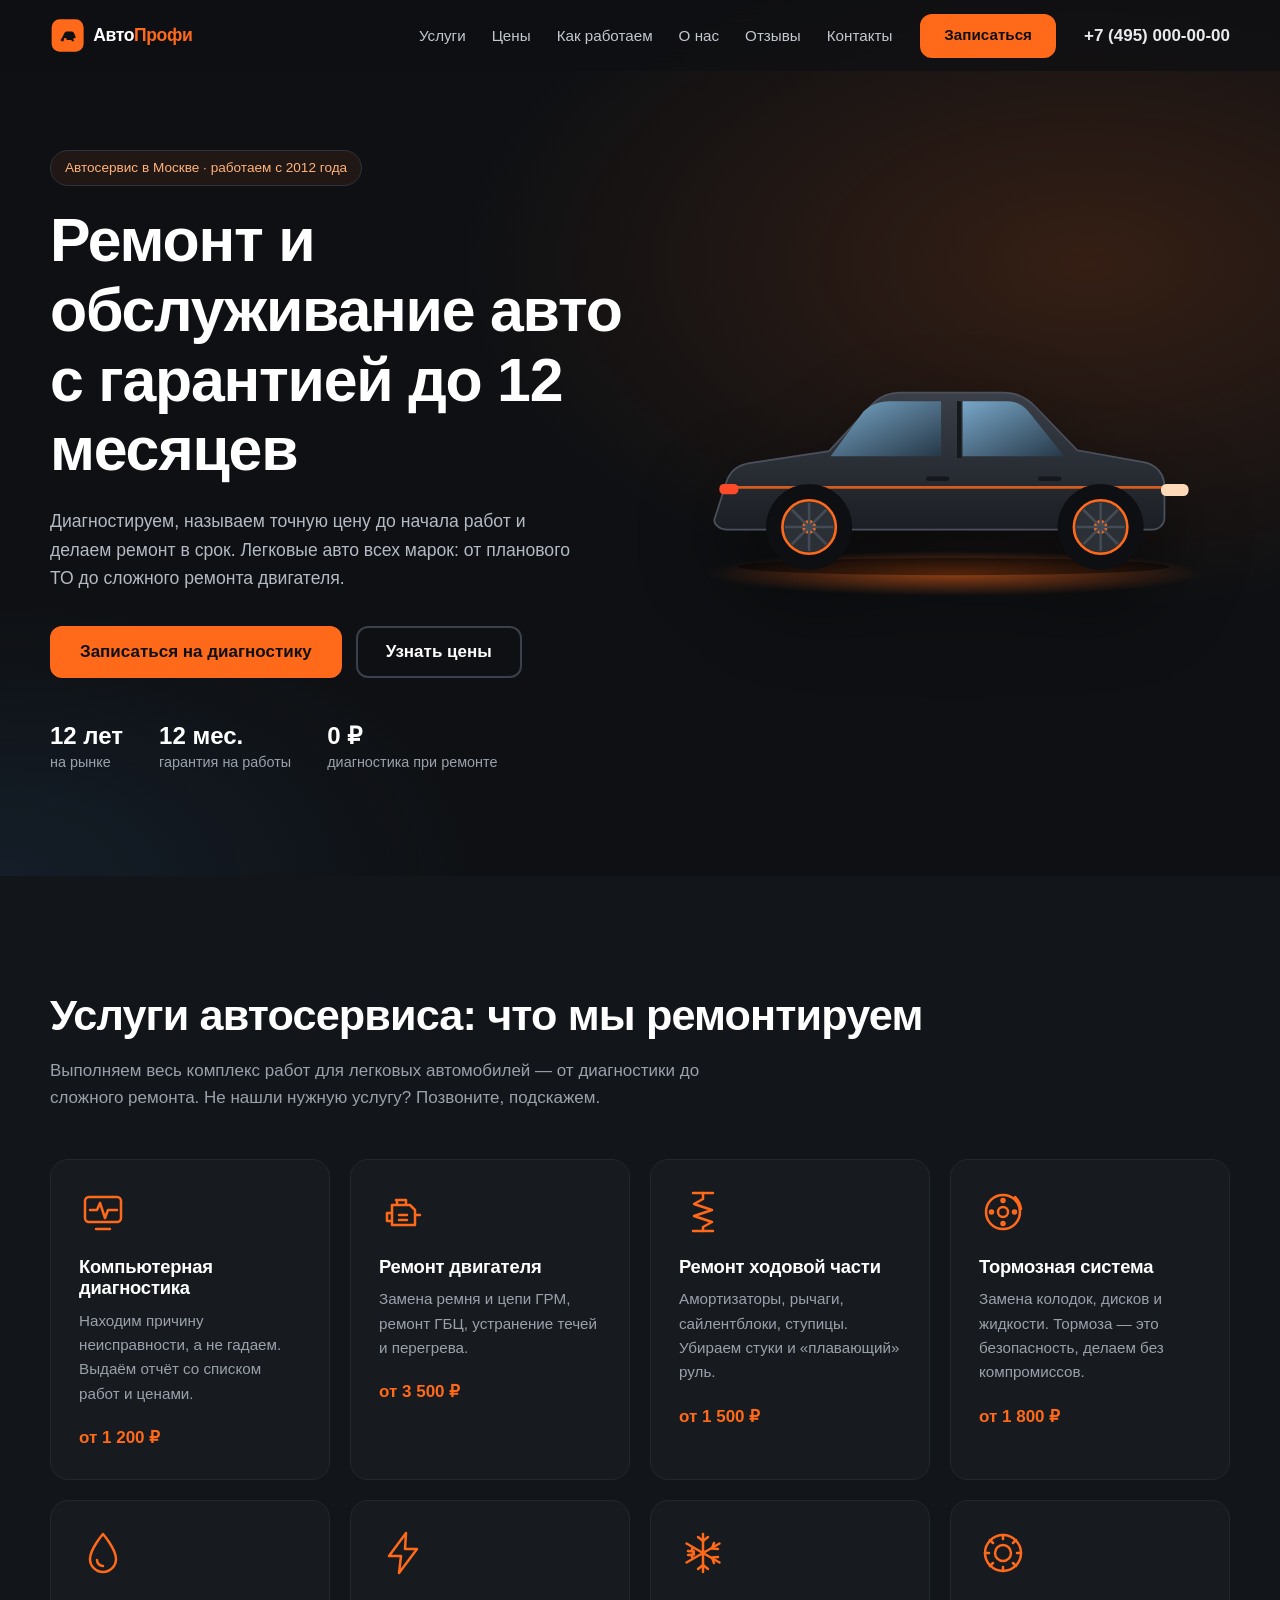
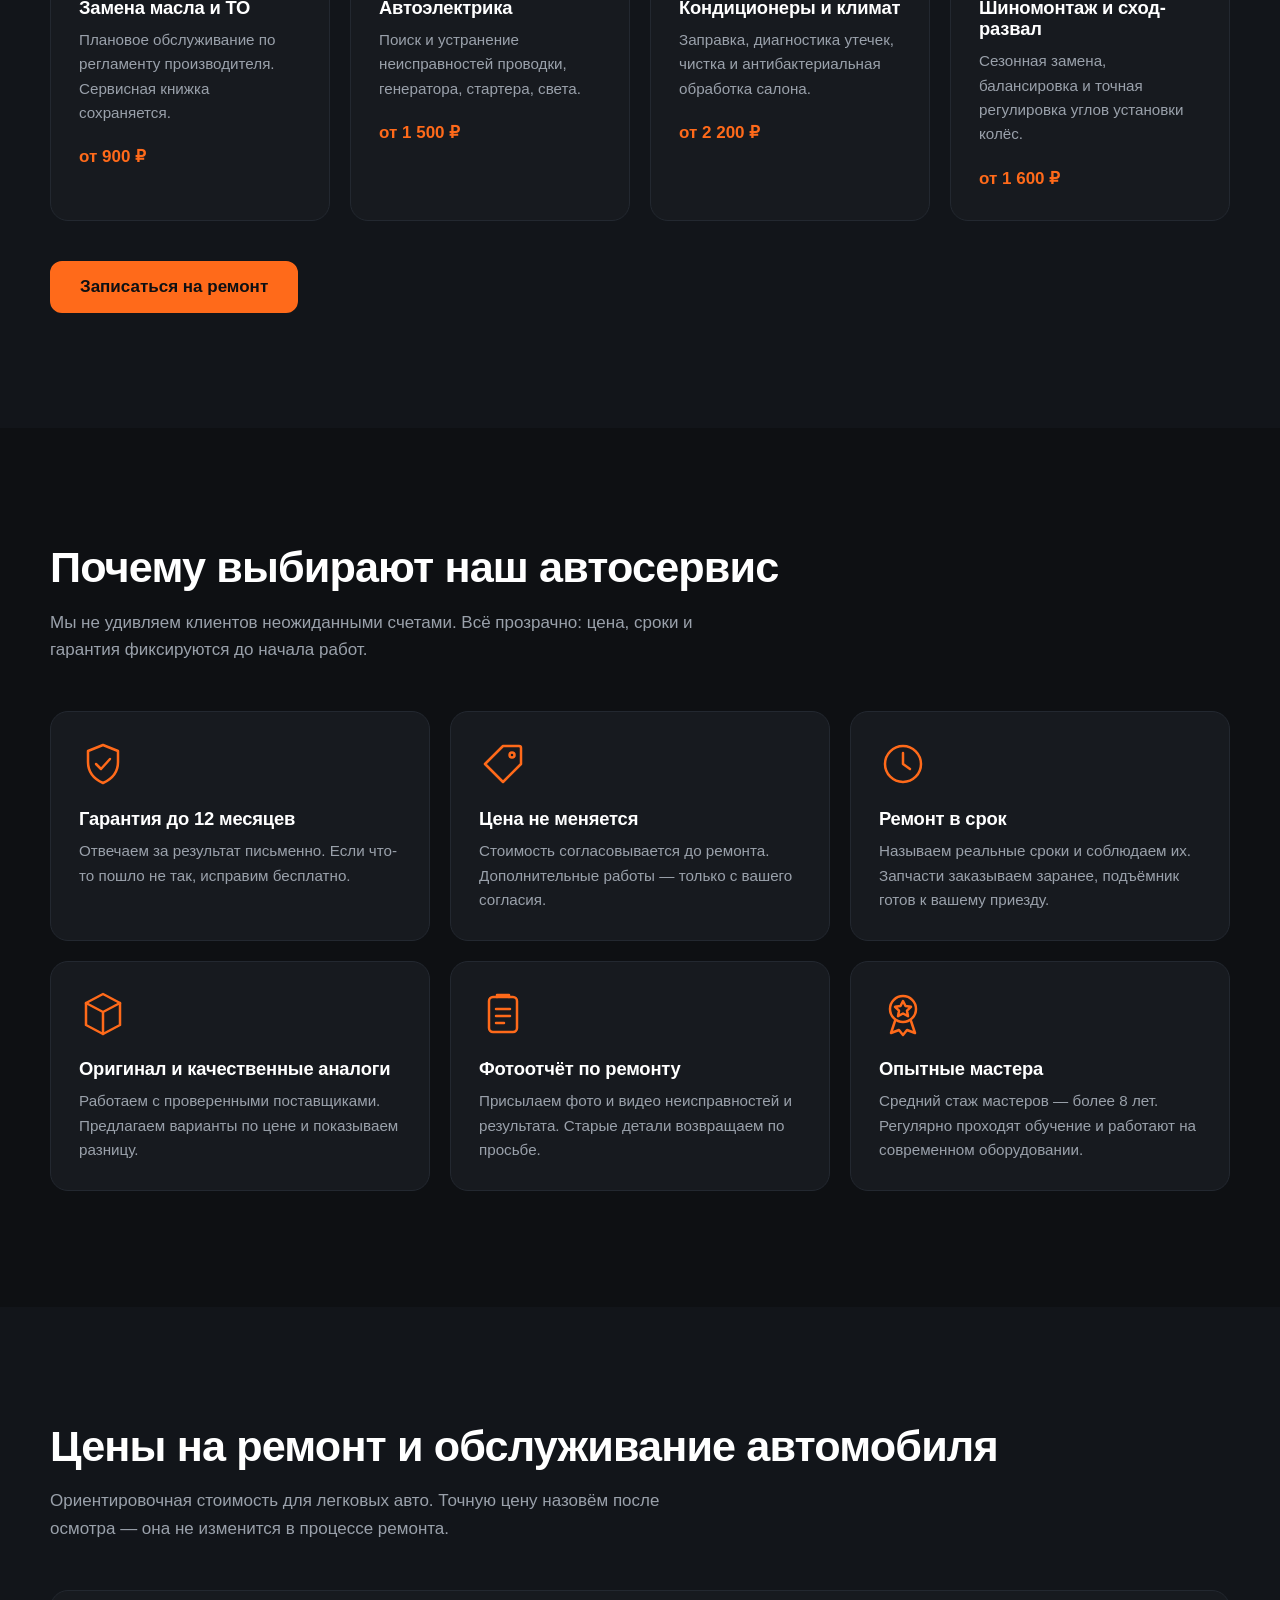
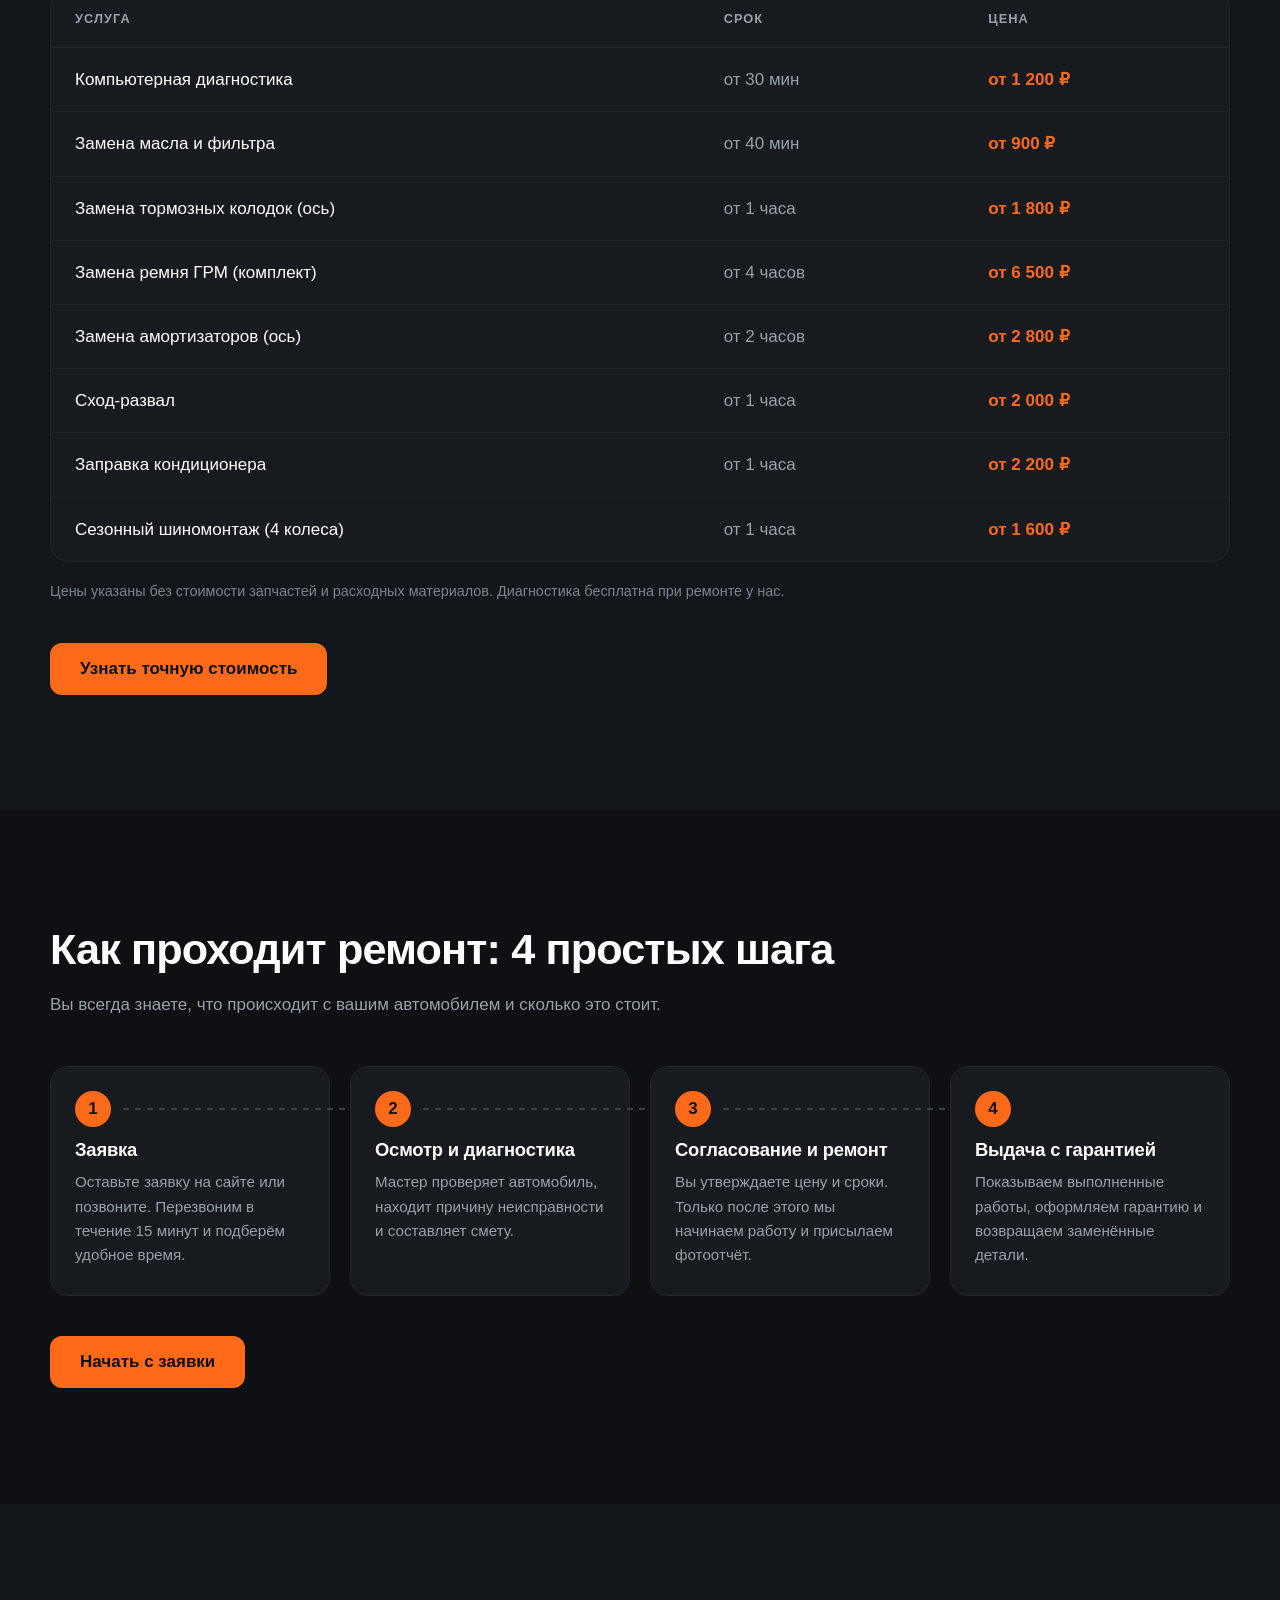
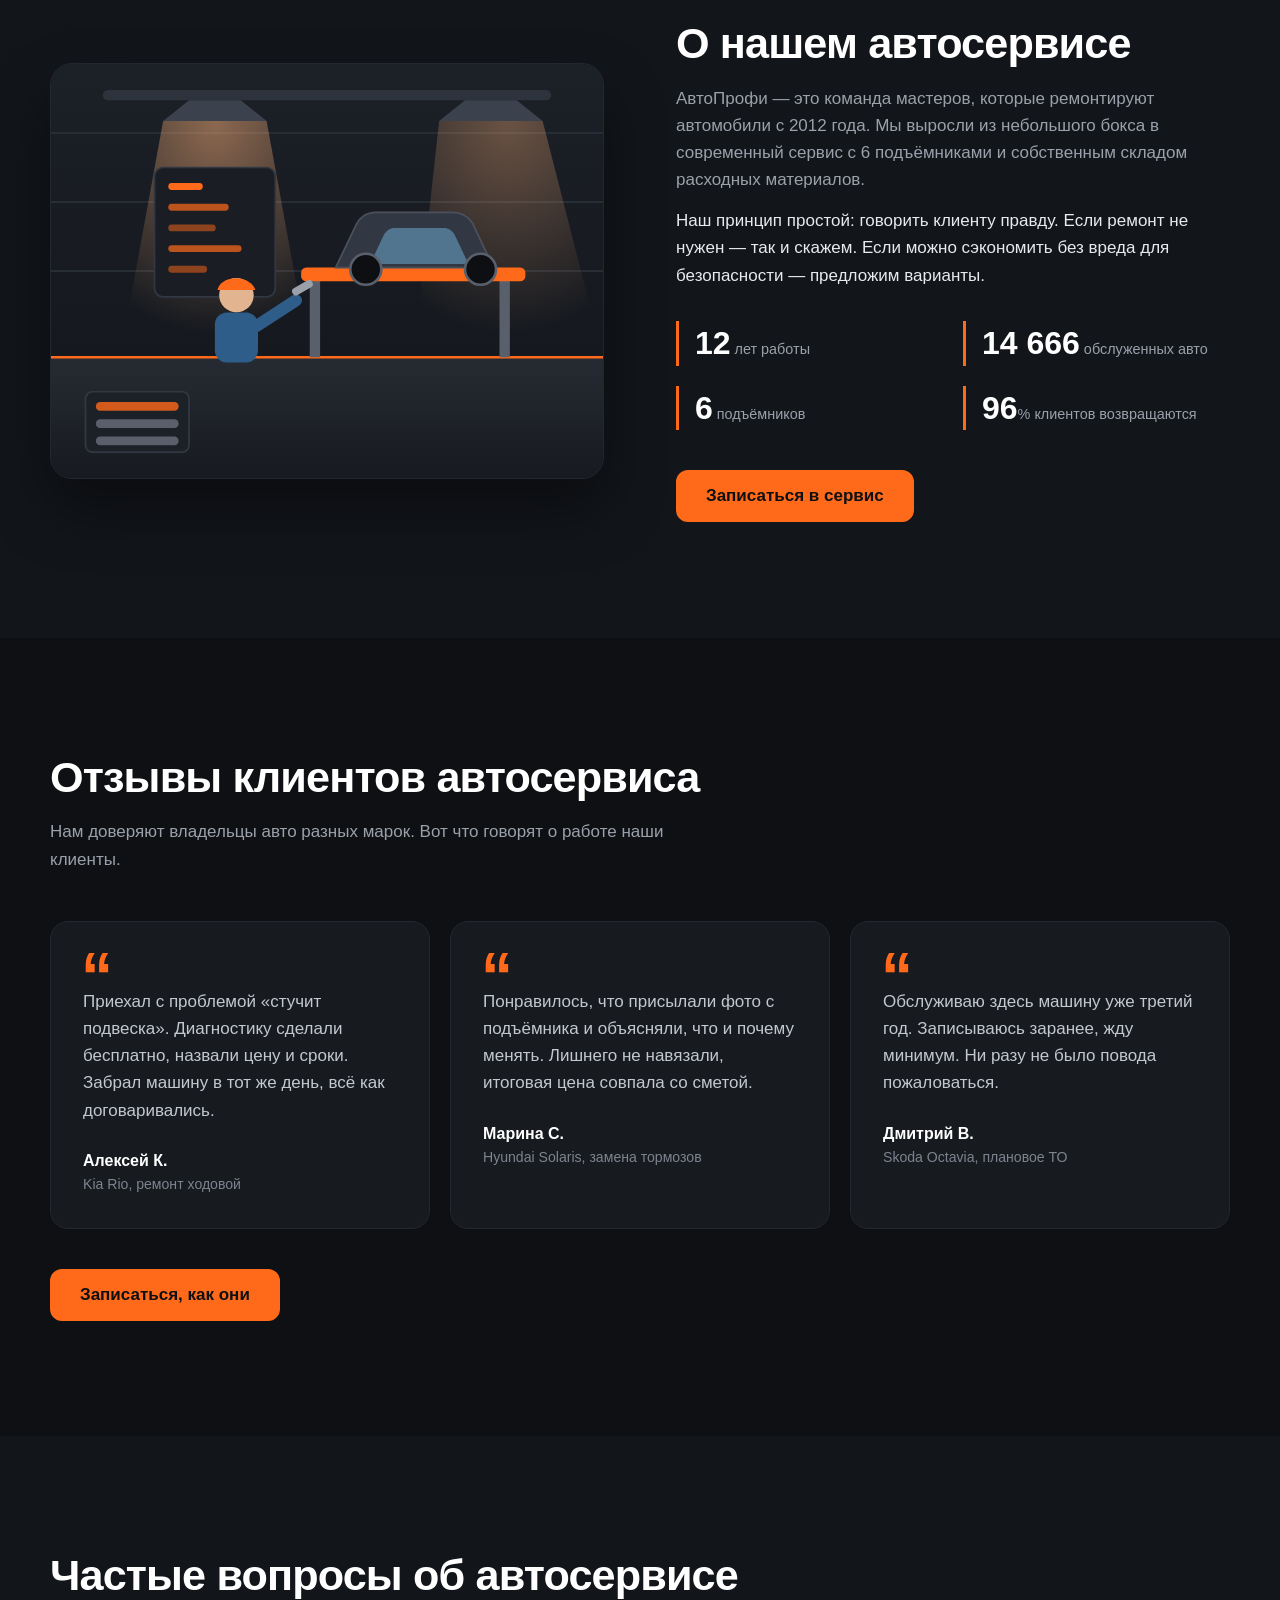
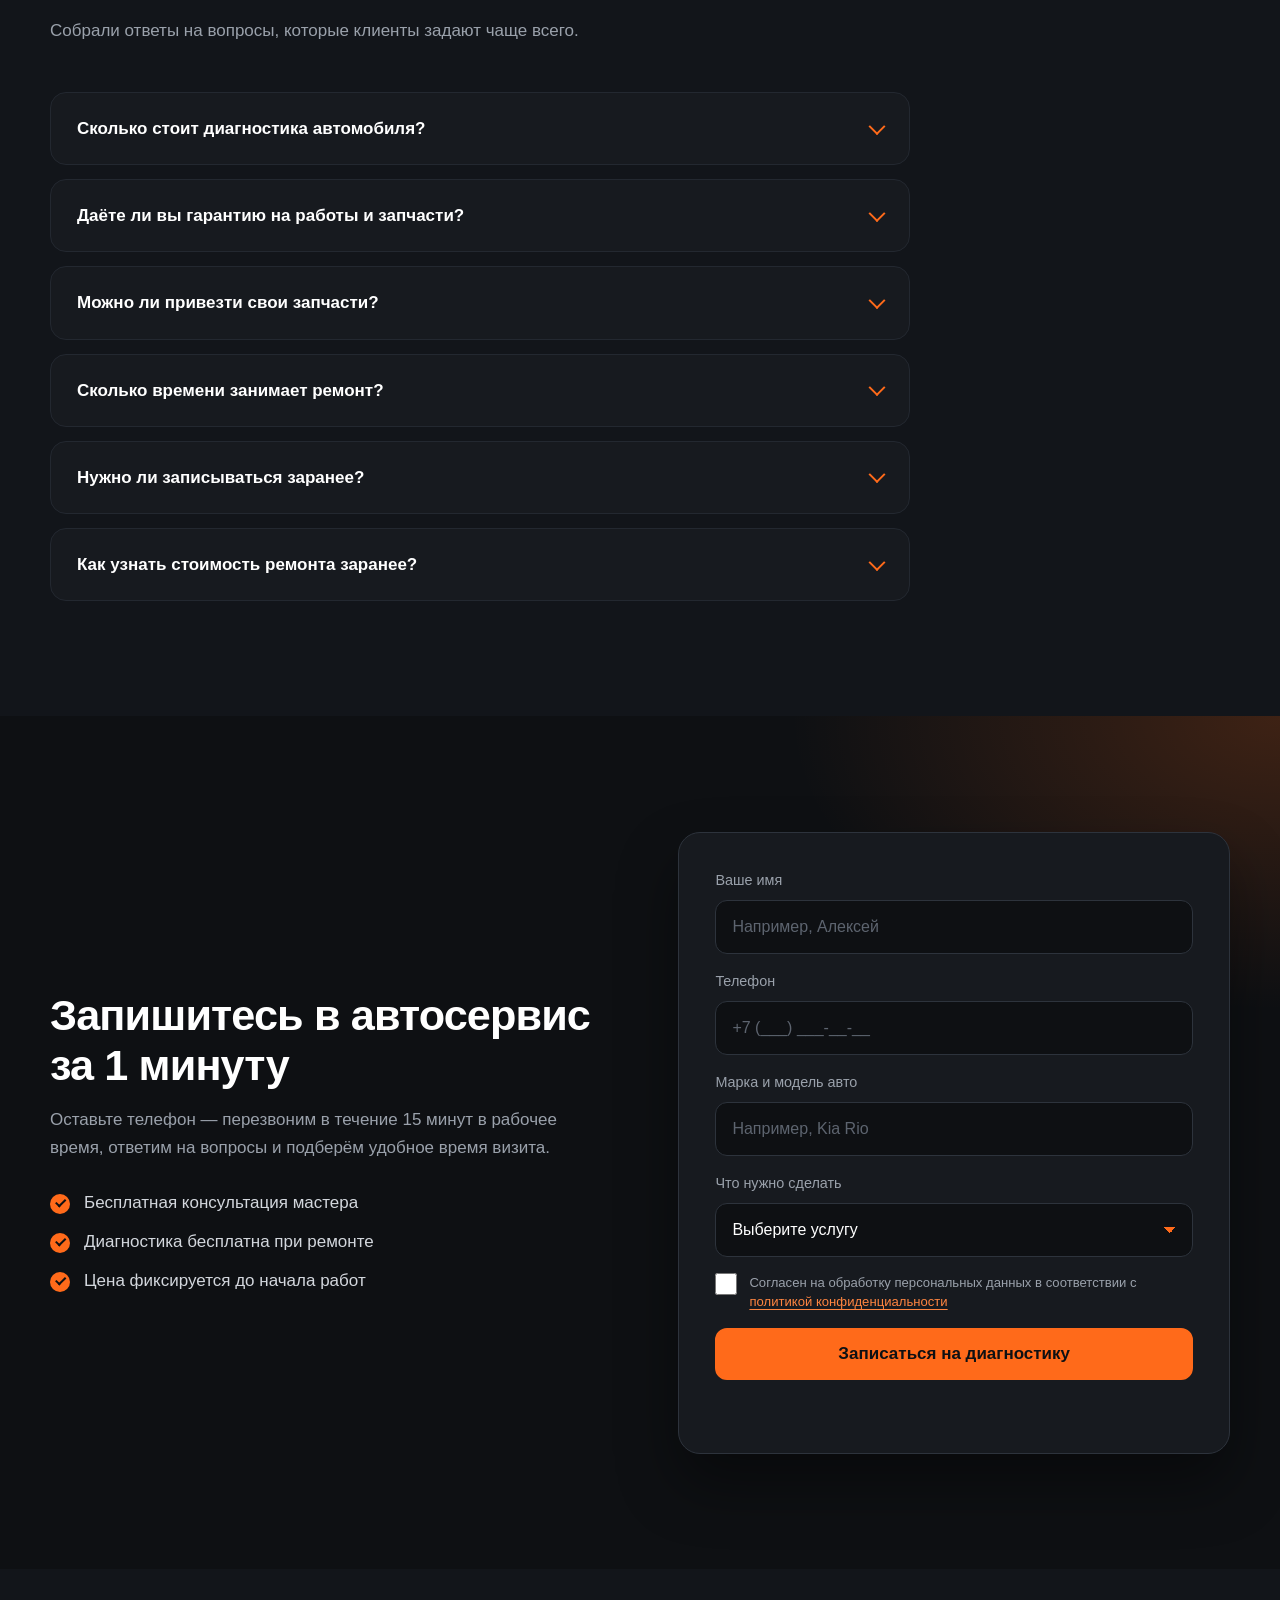
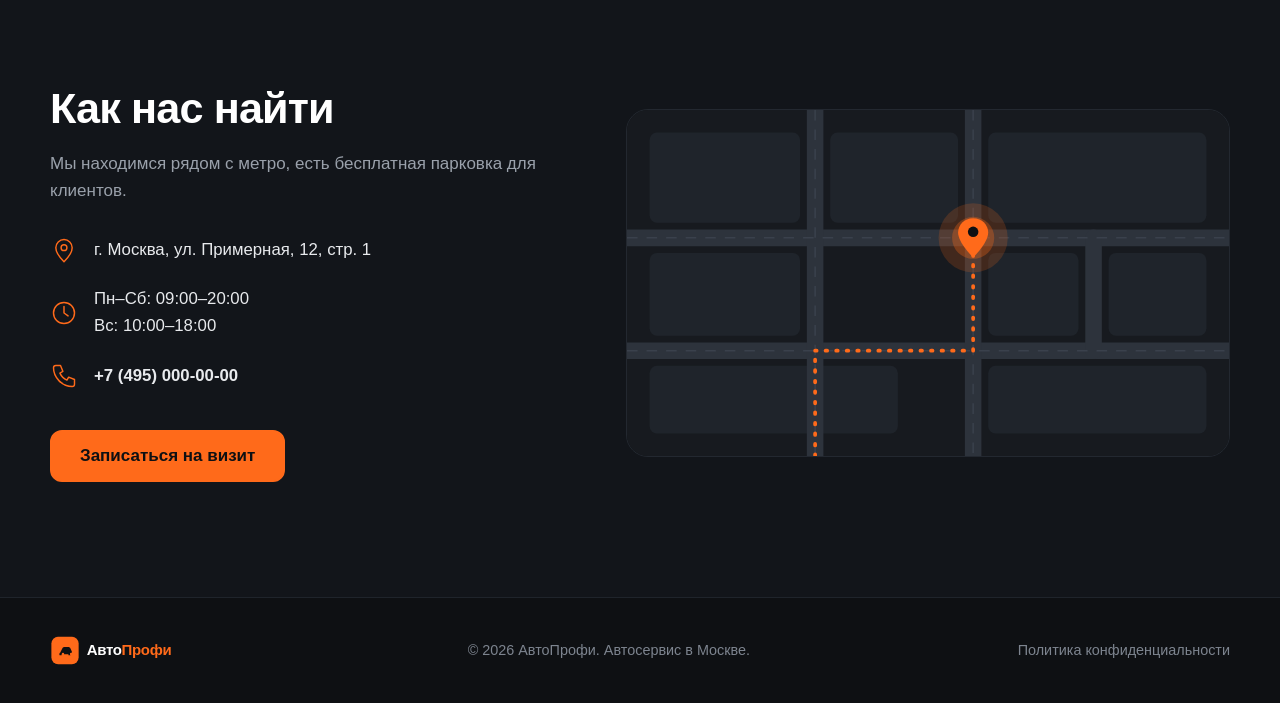
<file: index.html>
<!DOCTYPE html>
<html lang="ru">
<head>
  <meta charset="UTF-8">
  <meta name="viewport" content="width=device-width, initial-scale=1">
  <title>Автосервис в Москве — ремонт и обслуживание авто с гарантией | АвтоПрофи</title>
  <meta name="description" content="Автосервис АвтоПрофи в Москве: диагностика, ремонт двигателя и ходовой, тормоза, замена масла, шиномонтаж. Фиксированная цена до начала работ, гарантия до 12 месяцев. Запишитесь онлайн за 1 минуту.">
  <meta name="theme-color" content="#0e1013">
  <link rel="canonical" href="https://example.ru/">
  <link rel="icon" href="images/favicon.svg" type="image/svg+xml">
  <link rel="stylesheet" href="css/style.css">

  <meta property="og:type" content="website">
  <meta property="og:locale" content="ru_RU">
  <meta property="og:site_name" content="АвтоПрофи">
  <meta property="og:title" content="Автосервис в Москве — ремонт и обслуживание авто с гарантией">
  <meta property="og:description" content="Диагностика, ремонт и ТО. Цена фиксируется до начала работ, гарантия до 12 месяцев.">
  <meta property="og:url" content="https://example.ru/">

  <script type="application/ld+json">
  {
    "@context": "https://schema.org",
    "@type": "AutoRepair",
    "name": "АвтоПрофи",
    "url": "https://example.ru/",
    "telephone": "+74950000000",
    "priceRange": "₽₽",
    "image": "https://example.ru/images/about-garage.svg",
    "address": {
      "@type": "PostalAddress",
      "streetAddress": "ул. Примерная, 12, стр. 1",
      "addressLocality": "Москва",
      "addressCountry": "RU"
    },
    "openingHoursSpecification": [
      { "@type": "OpeningHoursSpecification", "dayOfWeek": ["Monday","Tuesday","Wednesday","Thursday","Friday","Saturday"], "opens": "09:00", "closes": "20:00" },
      { "@type": "OpeningHoursSpecification", "dayOfWeek": "Sunday", "opens": "10:00", "closes": "18:00" }
    ]
  }
  </script>
  <script type="application/ld+json">
  {
    "@context": "https://schema.org",
    "@type": "FAQPage",
    "mainEntity": [
      { "@type": "Question", "name": "Сколько стоит диагностика автомобиля?", "acceptedAnswer": { "@type": "Answer", "text": "Компьютерная диагностика стоит от 1 200 ₽. Если вы делаете ремонт у нас, диагностика бесплатна." } },
      { "@type": "Question", "name": "Даёте ли вы гарантию на работы и запчасти?", "acceptedAnswer": { "@type": "Answer", "text": "Да. Гарантия на работы — до 12 месяцев, на запчасти — по условиям производителя. Гарантийные обязательства прописываются в заказ-наряде." } },
      { "@type": "Question", "name": "Можно ли привезти свои запчасти?", "acceptedAnswer": { "@type": "Answer", "text": "Можно. В этом случае гарантия действует на работу, а на детали — по условиям продавца. Мы также подберём оригинальные запчасти или качественные аналоги." } },
      { "@type": "Question", "name": "Сколько времени занимает ремонт?", "acceptedAnswer": { "@type": "Answer", "text": "Замена масла — от 40 минут, замена тормозных колодок — от 1 часа, сложный ремонт — от 1 дня. Точные сроки называем до начала работ." } },
      { "@type": "Question", "name": "Нужно ли записываться заранее?", "acceptedAnswer": { "@type": "Answer", "text": "Рекомендуем записаться: так мы подготовим подъёмник и запчасти и вам не придётся ждать. Запись занимает минуту — оставьте заявку на сайте или позвоните." } },
      { "@type": "Question", "name": "Как узнать стоимость ремонта заранее?", "acceptedAnswer": { "@type": "Answer", "text": "После осмотра мастер составляет смету. Вы согласовываете цену и сроки, и только после этого мы начинаем работу. Без вашего согласия стоимость не меняется." } }
    ]
  }
  </script>
</head>
<body>

<header>
  <div class="container">
    <a class="logo" href="#hero" aria-label="АвтоПрофи — на главную">
      <img src="images/logo.svg" alt="АвтоПрофи" width="176" height="38">
    </a>
    <nav id="menu" aria-label="Основное меню">
      <ul>
        <li><a href="#services">Услуги</a></li>
        <li><a href="#prices">Цены</a></li>
        <li><a href="#process">Как работаем</a></li>
        <li><a href="#about">О нас</a></li>
        <li><a href="#reviews">Отзывы</a></li>
        <li><a href="#contacts">Контакты</a></li>
      </ul>
      <a class="btn" href="#request">Записаться</a>
    </nav>
    <a class="phone" href="tel:+74950000000">+7 (495) 000-00-00</a>
    <button class="burger" type="button" aria-label="Открыть меню" aria-expanded="false" aria-controls="menu"><span></span></button>
  </div>
</header>

<main>

  <section class="hero" id="hero">
    <div class="container">
      <div>
        <p class="label">Автосервис в Москве · работаем с 2012 года</p>
        <h1>Ремонт и обслуживание авто с гарантией до 12 месяцев</h1>
        <p>Диагностируем, называем точную цену до начала работ и делаем ремонт в срок. Легковые авто всех марок: от планового ТО до сложного ремонта двигателя.</p>
        <div class="buttons">
          <a class="btn" href="#request">Записаться на диагностику</a>
          <a class="btn btn-outline" href="#prices">Узнать цены</a>
        </div>
        <ul>
          <li><strong>12 лет</strong> на рынке</li>
          <li><strong>12 мес.</strong> гарантия на работы</li>
          <li><strong>0 ₽</strong> диагностика при ремонте</li>
        </ul>
      </div>
      <img src="images/hero-car.svg" alt="Легковой автомобиль на обслуживании в автосервисе" width="640" height="340" fetchpriority="high">
    </div>
  </section>

  <section class="services" id="services">
    <div class="container">
      <h2>Услуги автосервиса: что мы ремонтируем</h2>
      <p>Выполняем весь комплекс работ для легковых автомобилей — от диагностики до сложного ремонта. Не нашли нужную услугу? Позвоните, подскажем.</p>
      <ul>
        <li>
          <img src="images/icons/diagnostics.svg" alt="" width="48" height="48" loading="lazy">
          <h3>Компьютерная диагностика</h3>
          <p>Находим причину неисправности, а не гадаем. Выдаём отчёт со списком работ и ценами.</p>
          <strong>от 1 200 ₽</strong>
        </li>
        <li>
          <img src="images/icons/engine.svg" alt="" width="48" height="48" loading="lazy">
          <h3>Ремонт двигателя</h3>
          <p>Замена ремня и цепи ГРМ, ремонт ГБЦ, устранение течей и перегрева.</p>
          <strong>от 3 500 ₽</strong>
        </li>
        <li>
          <img src="images/icons/chassis.svg" alt="" width="48" height="48" loading="lazy">
          <h3>Ремонт ходовой части</h3>
          <p>Амортизаторы, рычаги, сайлентблоки, ступицы. Убираем стуки и «плавающий» руль.</p>
          <strong>от 1 500 ₽</strong>
        </li>
        <li>
          <img src="images/icons/brakes.svg" alt="" width="48" height="48" loading="lazy">
          <h3>Тормозная система</h3>
          <p>Замена колодок, дисков и жидкости. Тормоза — это безопасность, делаем без компромиссов.</p>
          <strong>от 1 800 ₽</strong>
        </li>
        <li>
          <img src="images/icons/oil.svg" alt="" width="48" height="48" loading="lazy">
          <h3>Замена масла и ТО</h3>
          <p>Плановое обслуживание по регламенту производителя. Сервисная книжка сохраняется.</p>
          <strong>от 900 ₽</strong>
        </li>
        <li>
          <img src="images/icons/electrics.svg" alt="" width="48" height="48" loading="lazy">
          <h3>Автоэлектрика</h3>
          <p>Поиск и устранение неисправностей проводки, генератора, стартера, света.</p>
          <strong>от 1 500 ₽</strong>
        </li>
        <li>
          <img src="images/icons/ac.svg" alt="" width="48" height="48" loading="lazy">
          <h3>Кондиционеры и климат</h3>
          <p>Заправка, диагностика утечек, чистка и антибактериальная обработка салона.</p>
          <strong>от 2 200 ₽</strong>
        </li>
        <li>
          <img src="images/icons/tires.svg" alt="" width="48" height="48" loading="lazy">
          <h3>Шиномонтаж и сход-развал</h3>
          <p>Сезонная замена, балансировка и точная регулировка углов установки колёс.</p>
          <strong>от 1 600 ₽</strong>
        </li>
      </ul>
      <a class="btn" href="#request">Записаться на ремонт</a>
    </div>
  </section>

  <section class="advantages" id="advantages">
    <div class="container">
      <h2>Почему выбирают наш автосервис</h2>
      <p>Мы не удивляем клиентов неожиданными счетами. Всё прозрачно: цена, сроки и гарантия фиксируются до начала работ.</p>
      <ul>
        <li>
          <img src="images/icons/warranty.svg" alt="" width="48" height="48" loading="lazy">
          <h3>Гарантия до 12 месяцев</h3>
          <p>Отвечаем за результат письменно. Если что-то пошло не так, исправим бесплатно.</p>
        </li>
        <li>
          <img src="images/icons/price.svg" alt="" width="48" height="48" loading="lazy">
          <h3>Цена не меняется</h3>
          <p>Стоимость согласовывается до ремонта. Дополнительные работы — только с вашего согласия.</p>
        </li>
        <li>
          <img src="images/icons/clock.svg" alt="" width="48" height="48" loading="lazy">
          <h3>Ремонт в срок</h3>
          <p>Называем реальные сроки и соблюдаем их. Запчасти заказываем заранее, подъёмник готов к вашему приезду.</p>
        </li>
        <li>
          <img src="images/icons/parts.svg" alt="" width="48" height="48" loading="lazy">
          <h3>Оригинал и качественные аналоги</h3>
          <p>Работаем с проверенными поставщиками. Предлагаем варианты по цене и показываем разницу.</p>
        </li>
        <li>
          <img src="images/icons/report.svg" alt="" width="48" height="48" loading="lazy">
          <h3>Фотоотчёт по ремонту</h3>
          <p>Присылаем фото и видео неисправностей и результата. Старые детали возвращаем по просьбе.</p>
        </li>
        <li>
          <img src="images/icons/master.svg" alt="" width="48" height="48" loading="lazy">
          <h3>Опытные мастера</h3>
          <p>Средний стаж мастеров — более 8 лет. Регулярно проходят обучение и работают на современном оборудовании.</p>
        </li>
      </ul>
    </div>
  </section>

  <section class="prices" id="prices">
    <div class="container">
      <h2>Цены на ремонт и обслуживание автомобиля</h2>
      <p>Ориентировочная стоимость для легковых авто. Точную цену назовём после осмотра — она не изменится в процессе ремонта.</p>
      <div class="table-wrap">
        <table>
          <thead>
            <tr><th scope="col">Услуга</th><th scope="col">Срок</th><th scope="col">Цена</th></tr>
          </thead>
          <tbody>
            <tr><th scope="row">Компьютерная диагностика</th><td>от 30 мин</td><td>от 1 200 ₽</td></tr>
            <tr><th scope="row">Замена масла и фильтра</th><td>от 40 мин</td><td>от 900 ₽</td></tr>
            <tr><th scope="row">Замена тормозных колодок (ось)</th><td>от 1 часа</td><td>от 1 800 ₽</td></tr>
            <tr><th scope="row">Замена ремня ГРМ (комплект)</th><td>от 4 часов</td><td>от 6 500 ₽</td></tr>
            <tr><th scope="row">Замена амортизаторов (ось)</th><td>от 2 часов</td><td>от 2 800 ₽</td></tr>
            <tr><th scope="row">Сход-развал</th><td>от 1 часа</td><td>от 2 000 ₽</td></tr>
            <tr><th scope="row">Заправка кондиционера</th><td>от 1 часа</td><td>от 2 200 ₽</td></tr>
            <tr><th scope="row">Сезонный шиномонтаж (4 колеса)</th><td>от 1 часа</td><td>от 1 600 ₽</td></tr>
          </tbody>
        </table>
      </div>
      <p>Цены указаны без стоимости запчастей и расходных материалов. Диагностика бесплатна при ремонте у нас.</p>
      <a class="btn" href="#request">Узнать точную стоимость</a>
    </div>
  </section>

  <section class="process" id="process">
    <div class="container">
      <h2>Как проходит ремонт: 4 простых шага</h2>
      <p>Вы всегда знаете, что происходит с вашим автомобилем и сколько это стоит.</p>
      <ol>
        <li>
          <h3>Заявка</h3>
          <p>Оставьте заявку на сайте или позвоните. Перезвоним в течение 15 минут и подберём удобное время.</p>
        </li>
        <li>
          <h3>Осмотр и диагностика</h3>
          <p>Мастер проверяет автомобиль, находит причину неисправности и составляет смету.</p>
        </li>
        <li>
          <h3>Согласование и ремонт</h3>
          <p>Вы утверждаете цену и сроки. Только после этого мы начинаем работу и присылаем фотоотчёт.</p>
        </li>
        <li>
          <h3>Выдача с гарантией</h3>
          <p>Показываем выполненные работы, оформляем гарантию и возвращаем заменённые детали.</p>
        </li>
      </ol>
      <a class="btn" href="#request">Начать с заявки</a>
    </div>
  </section>

  <section class="about" id="about">
    <div class="container">
      <img src="images/about-garage.svg" alt="Бокс автосервиса АвтоПрофи с подъёмником и инструментом" width="640" height="480" loading="lazy">
      <div>
        <h2>О нашем автосервисе</h2>
        <p>АвтоПрофи — это команда мастеров, которые ремонтируют автомобили с 2012 года. Мы выросли из небольшого бокса в современный сервис с 6 подъёмниками и собственным складом расходных материалов.</p>
        <p>Наш принцип простой: говорить клиенту правду. Если ремонт не нужен — так и скажем. Если можно сэкономить без вреда для безопасности — предложим варианты.</p>
        <ul>
          <li><strong data-count="12">12</strong> лет работы</li>
          <li><strong data-count="15000">15000</strong> обслуженных авто</li>
          <li><strong data-count="6">6</strong> подъёмников</li>
          <li><strong data-count="98">98</strong>% клиентов возвращаются</li>
        </ul>
        <a class="btn" href="#request">Записаться в сервис</a>
      </div>
    </div>
  </section>

  <section class="reviews" id="reviews">
    <div class="container">
      <h2>Отзывы клиентов автосервиса</h2>
      <p>Нам доверяют владельцы авто разных марок. Вот что говорят о работе наши клиенты.</p>
      <ul>
        <li>
          <figure>
            <blockquote><p>Приехал с проблемой «стучит подвеска». Диагностику сделали бесплатно, назвали цену и сроки. Забрал машину в тот же день, всё как договаривались.</p></blockquote>
            <figcaption><strong>Алексей К.</strong>Kia Rio, ремонт ходовой</figcaption>
          </figure>
        </li>
        <li>
          <figure>
            <blockquote><p>Понравилось, что присылали фото с подъёмника и объясняли, что и почему менять. Лишнего не навязали, итоговая цена совпала со сметой.</p></blockquote>
            <figcaption><strong>Марина С.</strong>Hyundai Solaris, замена тормозов</figcaption>
          </figure>
        </li>
        <li>
          <figure>
            <blockquote><p>Обслуживаю здесь машину уже третий год. Записываюсь заранее, жду минимум. Ни разу не было повода пожаловаться.</p></blockquote>
            <figcaption><strong>Дмитрий В.</strong>Skoda Octavia, плановое ТО</figcaption>
          </figure>
        </li>
      </ul>
      <a class="btn" href="#request">Записаться, как они</a>
    </div>
  </section>

  <section class="faq" id="faq">
    <div class="container">
      <h2>Частые вопросы об автосервисе</h2>
      <p>Собрали ответы на вопросы, которые клиенты задают чаще всего.</p>
      <div>
        <details>
          <summary>Сколько стоит диагностика автомобиля?</summary>
          <p>Компьютерная диагностика стоит от 1 200 ₽. Если вы делаете ремонт у нас, диагностика бесплатна.</p>
        </details>
        <details>
          <summary>Даёте ли вы гарантию на работы и запчасти?</summary>
          <p>Да. Гарантия на работы — до 12 месяцев, на запчасти — по условиям производителя. Все обязательства прописываются в заказ-наряде.</p>
        </details>
        <details>
          <summary>Можно ли привезти свои запчасти?</summary>
          <p>Можно. В этом случае гарантия действует на работу, а на детали — по условиям продавца. Также мы можем подобрать оригинальные запчасти или качественные аналоги.</p>
        </details>
        <details>
          <summary>Сколько времени занимает ремонт?</summary>
          <p>Замена масла — от 40 минут, замена тормозных колодок — от 1 часа, сложный ремонт — от 1 дня. Точные сроки называем до начала работ.</p>
        </details>
        <details>
          <summary>Нужно ли записываться заранее?</summary>
          <p>Рекомендуем записаться: так мы подготовим подъёмник и запчасти, и вам не придётся ждать. Запись занимает минуту — оставьте заявку на сайте или позвоните.</p>
        </details>
        <details>
          <summary>Как узнать стоимость ремонта заранее?</summary>
          <p>После осмотра мастер составляет смету. Вы согласовываете цену и сроки, и только после этого мы начинаем работу. Без вашего согласия стоимость не меняется.</p>
        </details>
      </div>
    </div>
  </section>

  <section class="request" id="request">
    <div class="container">
      <div>
        <h2>Запишитесь в автосервис за 1 минуту</h2>
        <p>Оставьте телефон — перезвоним в течение 15 минут в рабочее время, ответим на вопросы и подберём удобное время визита.</p>
        <ul>
          <li>Бесплатная консультация мастера</li>
          <li>Диагностика бесплатна при ремонте</li>
          <li>Цена фиксируется до начала работ</li>
        </ul>
      </div>
      <form action="#" method="post" novalidate>
        <label>Ваше имя
          <input type="text" name="name" placeholder="Например, Алексей" autocomplete="name" required>
        </label>
        <label>Телефон
          <input type="tel" name="phone" placeholder="+7 (___) ___-__-__" autocomplete="tel" inputmode="tel" maxlength="18" required>
        </label>
        <label>Марка и модель авто
          <input type="text" name="car" placeholder="Например, Kia Rio" autocomplete="off">
        </label>
        <label>Что нужно сделать
          <select name="service">
            <option value="">Выберите услугу</option>
            <option>Компьютерная диагностика</option>
            <option>Ремонт двигателя</option>
            <option>Ремонт ходовой части</option>
            <option>Тормозная система</option>
            <option>Замена масла и ТО</option>
            <option>Автоэлектрика</option>
            <option>Кондиционер</option>
            <option>Шиномонтаж и сход-развал</option>
            <option>Другое</option>
          </select>
        </label>
        <label class="agree">
          <input type="checkbox" name="agree" required>
          <span>Согласен на обработку персональных данных в соответствии с <a href="privacy.html" target="_blank" rel="noopener">политикой конфиденциальности</a></span>
        </label>
        <button class="btn" type="submit">Записаться на диагностику</button>
        <p role="status" aria-live="polite"></p>
      </form>
    </div>
  </section>

  <section class="contacts" id="contacts">
    <div class="container">
      <div>
        <h2>Как нас найти</h2>
        <p>Мы находимся рядом с метро, есть бесплатная парковка для клиентов.</p>
        <ul>
          <li>
            <img src="images/icons/pin.svg" alt="" width="28" height="28" loading="lazy">
            <address>г. Москва, ул. Примерная, 12, стр. 1</address>
          </li>
          <li>
            <img src="images/icons/clock.svg" alt="" width="28" height="28" loading="lazy">
            <span>Пн–Сб: 09:00–20:00<br>Вс: 10:00–18:00</span>
          </li>
          <li>
            <img src="images/icons/phone.svg" alt="" width="28" height="28" loading="lazy">
            <a href="tel:+74950000000">+7 (495) 000-00-00</a>
          </li>
        </ul>
        <a class="btn" href="#request">Записаться на визит</a>
      </div>
      <img src="images/map.svg" alt="Схема проезда к автосервису АвтоПрофи" width="800" height="460" loading="lazy">
    </div>
  </section>

</main>

<footer>
  <div class="container">
    <a class="logo" href="#hero" aria-label="АвтоПрофи — наверх"><img src="images/logo.svg" alt="АвтоПрофи" width="150" height="32" loading="lazy"></a>
    <p>© 2026 АвтоПрофи. Автосервис в Москве.</p>
    <a href="privacy.html">Политика конфиденциальности</a>
  </div>
</footer>

<script src="js/main.js" defer></script>
</body>
</html>
</file>
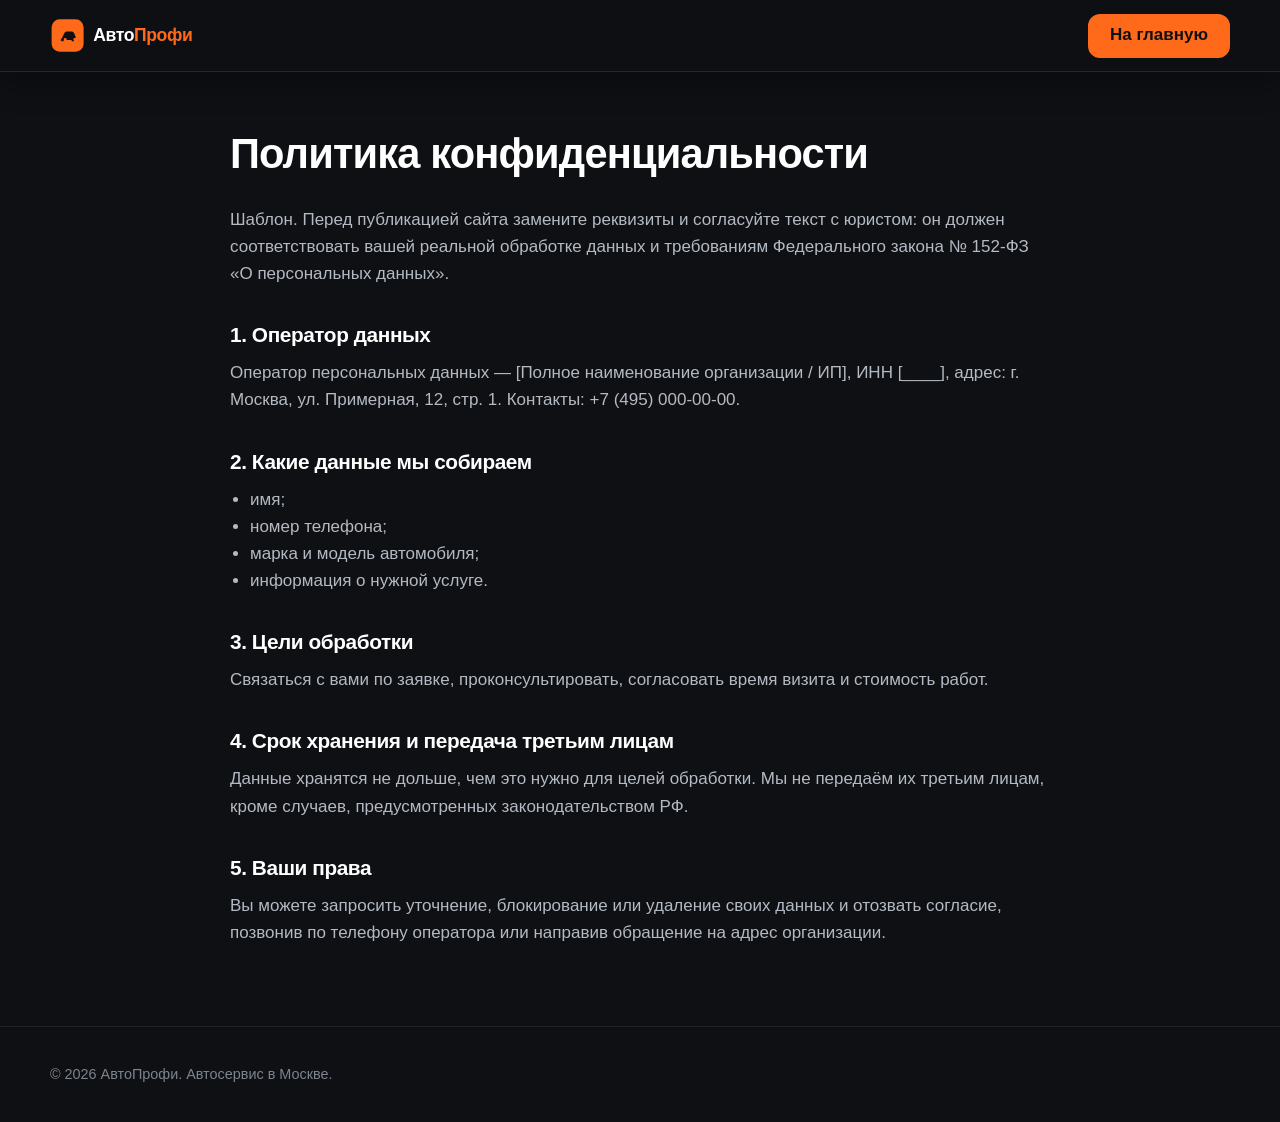
<file: privacy.html>
<!DOCTYPE html>
<html lang="ru">
<head>
  <meta charset="UTF-8">
  <meta name="viewport" content="width=device-width, initial-scale=1">
  <title>Политика конфиденциальности | АвтоПрофи</title>
  <meta name="description" content="Политика обработки персональных данных автосервиса АвтоПрофи.">
  <meta name="robots" content="noindex, follow">
  <link rel="icon" href="images/favicon.svg" type="image/svg+xml">
  <link rel="stylesheet" href="css/style.css">
</head>
<body>
<header class="scrolled">
  <div class="container">
    <a class="logo" href="index.html" aria-label="АвтоПрофи — на главную"><img src="images/logo.svg" alt="АвтоПрофи" width="176" height="38"></a>
    <a class="btn" style="margin-left:auto;min-height:44px;padding:0 20px" href="index.html">На главную</a>
  </div>
</header>

<main class="document">
  <div class="container">
    <h1>Политика конфиденциальности</h1>
    <p>Шаблон. Перед публикацией сайта замените реквизиты и согласуйте текст с юристом: он должен соответствовать вашей реальной обработке данных и требованиям Федерального закона № 152-ФЗ «О персональных данных».</p>

    <h2>1. Оператор данных</h2>
    <p>Оператор персональных данных — [Полное наименование организации / ИП], ИНН [____], адрес: г. Москва, ул. Примерная, 12, стр. 1. Контакты: +7 (495) 000-00-00.</p>

    <h2>2. Какие данные мы собираем</h2>
    <ul>
      <li>имя;</li>
      <li>номер телефона;</li>
      <li>марка и модель автомобиля;</li>
      <li>информация о нужной услуге.</li>
    </ul>

    <h2>3. Цели обработки</h2>
    <p>Связаться с вами по заявке, проконсультировать, согласовать время визита и стоимость работ.</p>

    <h2>4. Срок хранения и передача третьим лицам</h2>
    <p>Данные хранятся не дольше, чем это нужно для целей обработки. Мы не передаём их третьим лицам, кроме случаев, предусмотренных законодательством РФ.</p>

    <h2>5. Ваши права</h2>
    <p>Вы можете запросить уточнение, блокирование или удаление своих данных и отозвать согласие, позвонив по телефону оператора или направив обращение на адрес организации.</p>
  </div>
</main>

<footer>
  <div class="container">
    <p>© 2026 АвтоПрофи. Автосервис в Москве.</p>
  </div>
</footer>
</body>
</html>
</file>
<file: css/style.css>
/* ===== Base ===== */
*,
*::before,
*::after { box-sizing: border-box; }

html {
  scroll-behavior: smooth;
  scroll-padding-top: 84px;
  -webkit-text-size-adjust: 100%;
}

body {
  margin: 0;
  font-family: "Inter", "Segoe UI", Roboto, "Helvetica Neue", Arial, sans-serif;
  font-size: 17px;
  line-height: 1.6;
  color: #e8eaed;
  background: #0e1013;
  overflow-x: hidden;
  -webkit-font-smoothing: antialiased;
}

img { display: block; max-width: 100%; height: auto; }

h1, h2, h3 { margin: 0; font-weight: 800; line-height: 1.15; letter-spacing: -0.02em; color: #fff; }
h1 { font-size: clamp(2.1rem, 5vw, 3.8rem); }
h2 { font-size: clamp(1.7rem, 3.6vw, 2.7rem); }
h3 { font-size: 1.15rem; letter-spacing: -0.01em; }

p { margin: 0; }
ul, ol { margin: 0; padding: 0; list-style: none; }
a { color: inherit; text-decoration: none; }
address { font-style: normal; }
button, input, select { font: inherit; color: inherit; }

:focus-visible { outline: 2px solid #ff6a1a; outline-offset: 3px; }

::selection { background: #ff6a1a; color: #0e1013; }

.container { width: min(1180px, 100% - 40px); margin-inline: auto; }

section { padding: clamp(64px, 9vw, 116px) 0; }
main > section:nth-of-type(even) { background: #12151a; }

section h2 { margin-bottom: 16px; }
section h2 + p { max-width: 660px; margin-bottom: 48px; color: #9aa1ab; }

/* ===== Buttons ===== */
.btn {
  display: inline-flex;
  align-items: center;
  justify-content: center;
  min-height: 52px;
  padding: 0 28px;
  border: 2px solid #ff6a1a;
  border-radius: 12px;
  background: #ff6a1a;
  color: #0e1013;
  font-weight: 700;
  line-height: 1.2;
  text-align: center;
  cursor: pointer;
  transition: transform .3s ease, background-color .3s ease, color .3s ease, box-shadow .3s ease;
}
.btn:hover { transform: translateY(-3px); background: #ff8540; border-color: #ff8540; box-shadow: 0 12px 28px rgba(255, 106, 26, .3); }
.btn:active { transform: translateY(0); }
.btn-outline { background: transparent; color: #fff; border-color: #3a414c; }
.btn-outline:hover { background: transparent; color: #ff6a1a; border-color: #ff6a1a; box-shadow: none; }

section > .container > .btn,
.about .btn,
.contacts .btn { margin-top: 40px; }

/* ===== Header ===== */
header {
  position: fixed;
  top: 0;
  left: 0;
  right: 0;
  z-index: 100;
  height: 72px;
  border-bottom: 1px solid transparent;
  transition: border-color .35s ease, box-shadow .35s ease;
}
header::before {
  content: "";
  position: absolute;
  inset: 0;
  z-index: -1;
  background: rgba(14, 16, 19, .72);
  backdrop-filter: blur(14px);
  -webkit-backdrop-filter: blur(14px);
  transition: background-color .35s ease;
}
header.scrolled { border-color: #232830; box-shadow: 0 10px 30px rgba(0, 0, 0, .35); }
header.scrolled::before { background: rgba(14, 16, 19, .95); }
header .container { display: flex; align-items: center; height: 100%; gap: 28px; }
.logo { flex-shrink: 0; transition: opacity .3s ease; }
.logo:hover { opacity: .8; }

header nav { display: flex; align-items: center; gap: 28px; margin-left: auto; }
header nav ul { display: flex; gap: 26px; }
header nav ul a { position: relative; padding: 6px 0; font-size: .95rem; color: #c3c8cf; transition: color .3s ease; }
header nav ul a::after {
  content: "";
  position: absolute;
  left: 0; bottom: 0;
  width: 100%; height: 2px;
  background: #ff6a1a;
  transform: scaleX(0);
  transform-origin: left;
  transition: transform .3s ease;
}
header nav ul a:hover { color: #fff; }
header nav ul a:hover::after { transform: scaleX(1); }
header nav .btn { min-height: 44px; padding: 0 22px; font-size: .95rem; }

.phone { font-weight: 700; white-space: nowrap; transition: color .3s ease; }
.phone:hover { color: #ff6a1a; }

.burger {
  display: none;
  position: relative;
  width: 44px; height: 44px;
  margin-left: 8px;
  padding: 0;
  border: 1px solid #2d333c;
  border-radius: 10px;
  background: transparent;
  cursor: pointer;
}
.burger span,
.burger::before,
.burger::after {
  content: "";
  position: absolute;
  left: 11px;
  width: 20px; height: 2px;
  border-radius: 2px;
  background: #fff;
  transition: transform .35s ease, opacity .25s ease, top .35s ease;
}
.burger::before { top: 14px; }
.burger span { top: 21px; }
.burger::after { top: 28px; }
.menu-open .burger::before { top: 21px; transform: rotate(45deg); }
.menu-open .burger::after { top: 21px; transform: rotate(-45deg); }
.menu-open .burger span { opacity: 0; }

/* ===== Hero ===== */
.hero {
  position: relative;
  padding: 150px 0 clamp(64px, 8vw, 110px);
  background:
    radial-gradient(900px 500px at 85% 30%, rgba(255, 106, 26, .16), transparent 70%),
    radial-gradient(700px 400px at 0% 100%, rgba(47, 93, 138, .18), transparent 70%),
    #0e1013;
  overflow: hidden;
}
.hero .container { display: grid; grid-template-columns: 1.05fr 1fr; align-items: center; gap: 48px; }
.label {
  display: inline-block;
  margin-bottom: 20px;
  padding: 6px 14px;
  border: 1px solid #2d333c;
  border-radius: 100px;
  font-size: .85rem;
  color: #ffb37a;
  background: rgba(255, 106, 26, .08);
}
.hero h1 { margin-bottom: 22px; }
.hero h1 + p { max-width: 540px; margin-bottom: 34px; font-size: 1.1rem; color: #b4bac3; }
.buttons { display: flex; flex-wrap: wrap; gap: 14px; margin-bottom: 44px; }
.hero ul { display: flex; flex-wrap: wrap; gap: 14px 36px; }
.hero ul li { font-size: .9rem; color: #9aa1ab; }
.hero ul strong { display: block; font-size: 1.5rem; line-height: 1.2; color: #fff; }
.hero .container > img { width: 100%; animation: float 6s ease-in-out infinite; filter: drop-shadow(0 30px 40px rgba(0, 0, 0, .45)); }

@keyframes float {
  0%, 100% { transform: translateY(0); }
  50% { transform: translateY(-12px); }
}

/* ===== Cards (services, advantages, reviews) ===== */
.services ul,
.advantages ul,
.reviews ul { display: grid; gap: 20px; }
.services ul { grid-template-columns: repeat(4, 1fr); }
.advantages ul,
.reviews ul { grid-template-columns: repeat(3, 1fr); }

.services li,
.advantages li,
.reviews li {
  padding: 28px;
  border: 1px solid #232830;
  border-radius: 18px;
  background: #171a1f;
  transition: transform .4s ease, border-color .4s ease, box-shadow .4s ease, opacity .8s ease;
}
.services li:hover,
.advantages li:hover,
.reviews li:hover {
  transform: translateY(-6px);
  border-color: rgba(255, 106, 26, .55);
  box-shadow: 0 18px 40px rgba(0, 0, 0, .35);
}
.services li img,
.advantages li img { margin-bottom: 20px; transition: transform .4s ease; }
.services li:hover img,
.advantages li:hover img { transform: scale(1.12) rotate(-4deg); }
.services li h3,
.advantages li h3 { margin-bottom: 10px; }
.services li p,
.advantages li p { color: #9aa1ab; font-size: .95rem; }
.services li strong { display: block; margin-top: 18px; color: #ff6a1a; }

.advantages ul li { background: #171a1f; }
main > section.advantages { background: #0e1013; }

/* ===== Prices ===== */
.table-wrap { overflow-x: auto; border: 1px solid #232830; border-radius: 18px; background: #171a1f; }
table { width: 100%; border-collapse: collapse; }
th, td { padding: 18px 24px; text-align: left; }
thead th { font-size: .8rem; font-weight: 600; text-transform: uppercase; letter-spacing: .08em; color: #9aa1ab; border-bottom: 1px solid #232830; }
tbody th { font-weight: 500; color: #fff; }
tbody td:last-child { font-weight: 700; color: #ff6a1a; white-space: nowrap; }
tbody td { color: #9aa1ab; }
tbody tr { transition: background-color .3s ease; }
tbody tr:hover { background: rgba(255, 106, 26, .06); }
tbody tr + tr > * { border-top: 1px solid #1f242b; }
.prices .table-wrap + p { margin-top: 18px; font-size: .9rem; color: #7d848f; }

/* ===== Process ===== */
.process ol { display: grid; grid-template-columns: repeat(4, 1fr); gap: 20px; counter-reset: step; }
.process li {
  position: relative;
  padding: 72px 24px 28px;
  border: 1px solid #232830;
  border-radius: 18px;
  background: #171a1f;
}
.process li::before {
  counter-increment: step;
  content: counter(step);
  position: absolute;
  top: 24px; left: 24px;
  display: grid;
  place-items: center;
  width: 36px; height: 36px;
  border-radius: 50%;
  background: #ff6a1a;
  color: #0e1013;
  font-weight: 800;
}
.process li:not(:last-child)::after {
  content: "";
  position: absolute;
  top: 41px; left: 72px; right: -20px;
  height: 2px;
  background: repeating-linear-gradient(90deg, #3a414c 0 6px, transparent 6px 12px);
}
.process li h3 { margin-bottom: 10px; }
.process li p { color: #9aa1ab; font-size: .95rem; }

/* ===== About ===== */
.about .container { display: grid; grid-template-columns: 1fr 1fr; align-items: center; gap: clamp(32px, 6vw, 72px); }
.about .container > img { width: 100%; border: 1px solid #232830; border-radius: 22px; box-shadow: 0 30px 60px rgba(0, 0, 0, .4); }
.about p + p { margin-top: 14px; }
.about h2 + p { margin-bottom: 14px; }
.about ul { display: grid; grid-template-columns: 1fr 1fr; gap: 20px; margin-top: 32px; }
.about ul li { padding-left: 16px; border-left: 3px solid #ff6a1a; color: #9aa1ab; font-size: .9rem; line-height: 1.4; }
.about ul strong { font-size: 2rem; font-weight: 800; color: #fff; }

/* ===== Reviews ===== */
.reviews li { padding: 32px; }
.reviews figure { margin: 0; }
.reviews blockquote { margin: 0 0 24px; }
.reviews blockquote p { position: relative; padding-top: 34px; color: #c3c8cf; }
.reviews blockquote p::before { content: "“"; position: absolute; top: -10px; left: -2px; font-size: 4rem; line-height: 1; font-weight: 800; color: #ff6a1a; }
.reviews figcaption { display: flex; flex-direction: column; font-size: .88rem; color: #7d848f; }
.reviews figcaption strong { font-size: 1rem; color: #fff; }

/* ===== FAQ ===== */
.faq .container > div { max-width: 860px; display: grid; gap: 14px; }
.faq details { border: 1px solid #232830; border-radius: 16px; background: #171a1f; transition: border-color .3s ease; }
.faq details[open] { border-color: rgba(255, 106, 26, .55); }
.faq summary {
  position: relative;
  padding: 22px 64px 22px 26px;
  font-weight: 600;
  color: #fff;
  cursor: pointer;
  list-style: none;
}
.faq summary::-webkit-details-marker { display: none; }
.faq summary::after {
  content: "";
  position: absolute;
  top: 50%; right: 26px;
  width: 12px; height: 12px;
  border-right: 2px solid #ff6a1a;
  border-bottom: 2px solid #ff6a1a;
  transform: translateY(-70%) rotate(45deg);
  transition: transform .35s ease;
}
.faq details[open] summary::after { transform: translateY(-30%) rotate(-135deg); }
.faq details p { padding: 0 26px 24px; color: #9aa1ab; animation: fade-down .45s ease; }

@keyframes fade-down {
  from { opacity: 0; transform: translateY(-8px); }
  to { opacity: 1; transform: none; }
}

/* ===== Request ===== */
main > section.request {
  background:
    radial-gradient(700px 420px at 100% 0%, rgba(255, 106, 26, .2), transparent 70%),
    #0e1013;
}
.request .container { display: grid; grid-template-columns: 1fr 1fr; align-items: center; gap: clamp(32px, 6vw, 80px); }
.request h2 + p { margin-bottom: 28px; }
.request .container > div > ul { display: grid; gap: 12px; }
.request .container > div > ul li { position: relative; padding-left: 34px; color: #d3d7dd; }
.request .container > div > ul li::before {
  content: "";
  position: absolute;
  top: 5px; left: 0;
  width: 20px; height: 20px;
  border-radius: 50%;
  background: #ff6a1a;
}
.request .container > div > ul li::after {
  content: "";
  position: absolute;
  top: 10px; left: 7px;
  width: 6px; height: 10px;
  border-right: 2px solid #0e1013;
  border-bottom: 2px solid #0e1013;
  transform: rotate(45deg) translate(-1px, -2px);
}

form {
  display: grid;
  gap: 16px;
  padding: clamp(24px, 4vw, 36px);
  border: 1px solid #2d333c;
  border-radius: 22px;
  background: #171a1f;
  box-shadow: 0 30px 60px rgba(0, 0, 0, .4);
}
form label { display: grid; gap: 8px; font-size: .9rem; color: #9aa1ab; }
form input:not([type="checkbox"]),
form select {
  width: 100%;
  height: 54px;
  padding: 0 16px;
  border: 1px solid #2d333c;
  border-radius: 12px;
  background: #0e1013;
  font-size: 1rem;
  color: #fff;
  transition: border-color .3s ease, box-shadow .3s ease;
}
form select { appearance: none; background-image: linear-gradient(45deg, transparent 50%, #ff6a1a 50%), linear-gradient(135deg, #ff6a1a 50%, transparent 50%); background-position: calc(100% - 22px) 23px, calc(100% - 16px) 23px; background-size: 6px 6px; background-repeat: no-repeat; padding-right: 40px; }
form input::placeholder { color: #5d646f; }
form input:focus,
form select:focus { outline: none; border-color: #ff6a1a; box-shadow: 0 0 0 4px rgba(255, 106, 26, .15); }
form .invalid { border-color: #ff4a4a !important; box-shadow: 0 0 0 4px rgba(255, 74, 74, .12) !important; }
form .agree { grid-template-columns: 22px 1fr; align-items: start; gap: 12px; font-size: .82rem; line-height: 1.5; }
form .agree input { width: 22px; height: 22px; margin: 0; accent-color: #ff6a1a; cursor: pointer; }
form .agree a { color: #ff8540; text-decoration: underline; text-underline-offset: 3px; }
form .btn { width: 100%; }
form [role="status"] { min-height: 1.4em; font-size: .92rem; text-align: center; }
form [role="status"].error { color: #ff7a7a; }
form [role="status"].success { color: #5fd38d; font-weight: 600; }

/* ===== Contacts ===== */
.contacts .container { display: grid; grid-template-columns: 1fr 1.2fr; align-items: center; gap: clamp(32px, 6vw, 72px); }
.contacts h2 + p { margin-bottom: 32px; }
.contacts ul { display: grid; gap: 22px; }
.contacts li { display: flex; align-items: center; gap: 16px; font-size: 1.05rem; }
.contacts li img { flex-shrink: 0; }
.contacts li a { font-weight: 700; transition: color .3s ease; }
.contacts li a:hover { color: #ff6a1a; }
.contacts .container > img { width: 100%; border: 1px solid #232830; border-radius: 22px; }

/* ===== Footer ===== */
footer { padding: 36px 0; border-top: 1px solid #1f242b; font-size: .9rem; color: #7d848f; }
footer .container { display: flex; flex-wrap: wrap; align-items: center; justify-content: space-between; gap: 16px 32px; }
footer a:not(.logo) { transition: color .3s ease; }
footer a:not(.logo):hover { color: #ff6a1a; }

/* ===== Privacy page ===== */
.document { padding: 130px 0 80px; }
.document .container { max-width: 820px; }
.document h1 { margin-bottom: 28px; font-size: clamp(1.8rem, 4vw, 2.6rem); }
.document h2 { margin: 36px 0 12px; font-size: 1.3rem; }
.document p + p { margin-top: 12px; }
.document p, .document li { color: #b4bac3; }
.document ul { margin: 12px 0 0 20px; list-style: disc; }

/* ===== Scroll animation ===== */
.reveal {
  opacity: 0;
  transform: translateY(32px);
  transition: opacity .8s cubic-bezier(.2, .7, .2, 1), transform .8s cubic-bezier(.2, .7, .2, 1);
}
.reveal.visible { opacity: 1; transform: none; }
.btn.reveal.visible { transition: opacity .8s ease, transform .3s ease, background-color .3s ease, color .3s ease, border-color .3s ease, box-shadow .3s ease; }
.btn.reveal.visible:hover { transform: translateY(-3px); }
.btn.reveal.visible:active { transform: none; }
.services li.reveal.visible,
.advantages li.reveal.visible,
.reviews li.reveal.visible { transition: opacity .8s cubic-bezier(.2, .7, .2, 1), transform .4s ease, border-color .4s ease, box-shadow .4s ease; }

/* ===== Tablet ===== */
@media (max-width: 1100px) {
  .services ul { grid-template-columns: repeat(2, 1fr); }
  .process ol { grid-template-columns: repeat(2, 1fr); }
  .process li:nth-child(2)::after { display: none; }
  header nav ul { gap: 18px; }
}

@media (max-width: 960px) {
  header .container { gap: 12px; }
  .phone { margin-left: auto; }
  .burger { display: block; }

  header nav {
    position: fixed;
    top: 72px; left: 0; right: 0;
    flex-direction: column;
    align-items: stretch;
    gap: 24px;
    max-height: calc(100vh - 72px);
    max-height: calc(100dvh - 72px);
    padding: 24px 20px 32px;
    overflow-y: auto;
    background: rgba(14, 16, 19, .98);
    border-bottom: 1px solid #232830;
    opacity: 0;
    visibility: hidden;
    transform: translateY(-12px);
    transition: opacity .35s ease, transform .35s ease, visibility .35s;
  }
  .menu-open header nav { opacity: 1; visibility: visible; transform: none; }
  header nav ul { flex-direction: column; gap: 0; }
  header nav ul a { display: block; padding: 16px 0; border-bottom: 1px solid #1f242b; font-size: 1.1rem; }
  header nav ul a::after { display: none; }
  header nav .btn { min-height: 54px; }
  .menu-open { overflow: hidden; }

  .hero { padding-top: 120px; }
  .hero .container,
  .about .container,
  .request .container,
  .contacts .container { grid-template-columns: 1fr; }
  .hero .container > img { max-width: 560px; margin-inline: auto; order: -1; }
  .advantages ul,
  .reviews ul { grid-template-columns: repeat(2, 1fr); }
}

/* ===== Mobile ===== */
@media (max-width: 640px) {
  body { font-size: 16px; }
  .container { width: min(1180px, 100% - 32px); }
  section { padding: 56px 0; }
  section h2 + p { margin-bottom: 32px; }

  .phone {
    width: 44px; height: 44px;
    border: 1px solid #2d333c;
    border-radius: 10px;
    background: url("../images/icons/phone.svg") center / 22px no-repeat;
    font-size: 0;
  }
  header .logo img { width: 140px; height: auto; }

  .hero { padding: 104px 0 56px; }
  .hero .container { gap: 28px; }
  .buttons { flex-direction: column; margin-bottom: 32px; }
  .buttons .btn,
  section > .container > .btn,
  .about .btn,
  .contacts .btn { width: 100%; }
  .hero ul { gap: 16px 24px; }

  .services ul,
  .advantages ul,
  .reviews ul,
  .process ol { grid-template-columns: 1fr; }
  .services li,
  .advantages li,
  .reviews li { padding: 24px; }
  .process li:not(:last-child)::after { display: none; }

  th, td { padding: 14px 16px; font-size: .92rem; }
  tbody td:nth-child(2) { display: none; }
  thead th:nth-child(2) { display: none; }

  .about ul { gap: 16px; }
  .about ul strong { font-size: 1.6rem; }

  .faq summary { padding: 18px 52px 18px 18px; }
  .faq summary::after { right: 18px; }
  .faq details p { padding: 0 18px 20px; }

  footer .container { flex-direction: column; align-items: flex-start; }
}

@media (max-width: 380px) {
  h1 { font-size: 1.85rem; }
  .about ul { grid-template-columns: 1fr; }
}

/* ===== Reduced motion ===== */
@media (prefers-reduced-motion: reduce) {
  html { scroll-behavior: auto; }
  *, *::before, *::after { animation: none !important; transition-duration: .01ms !important; }
  .reveal { opacity: 1; transform: none; }
}
</file>
